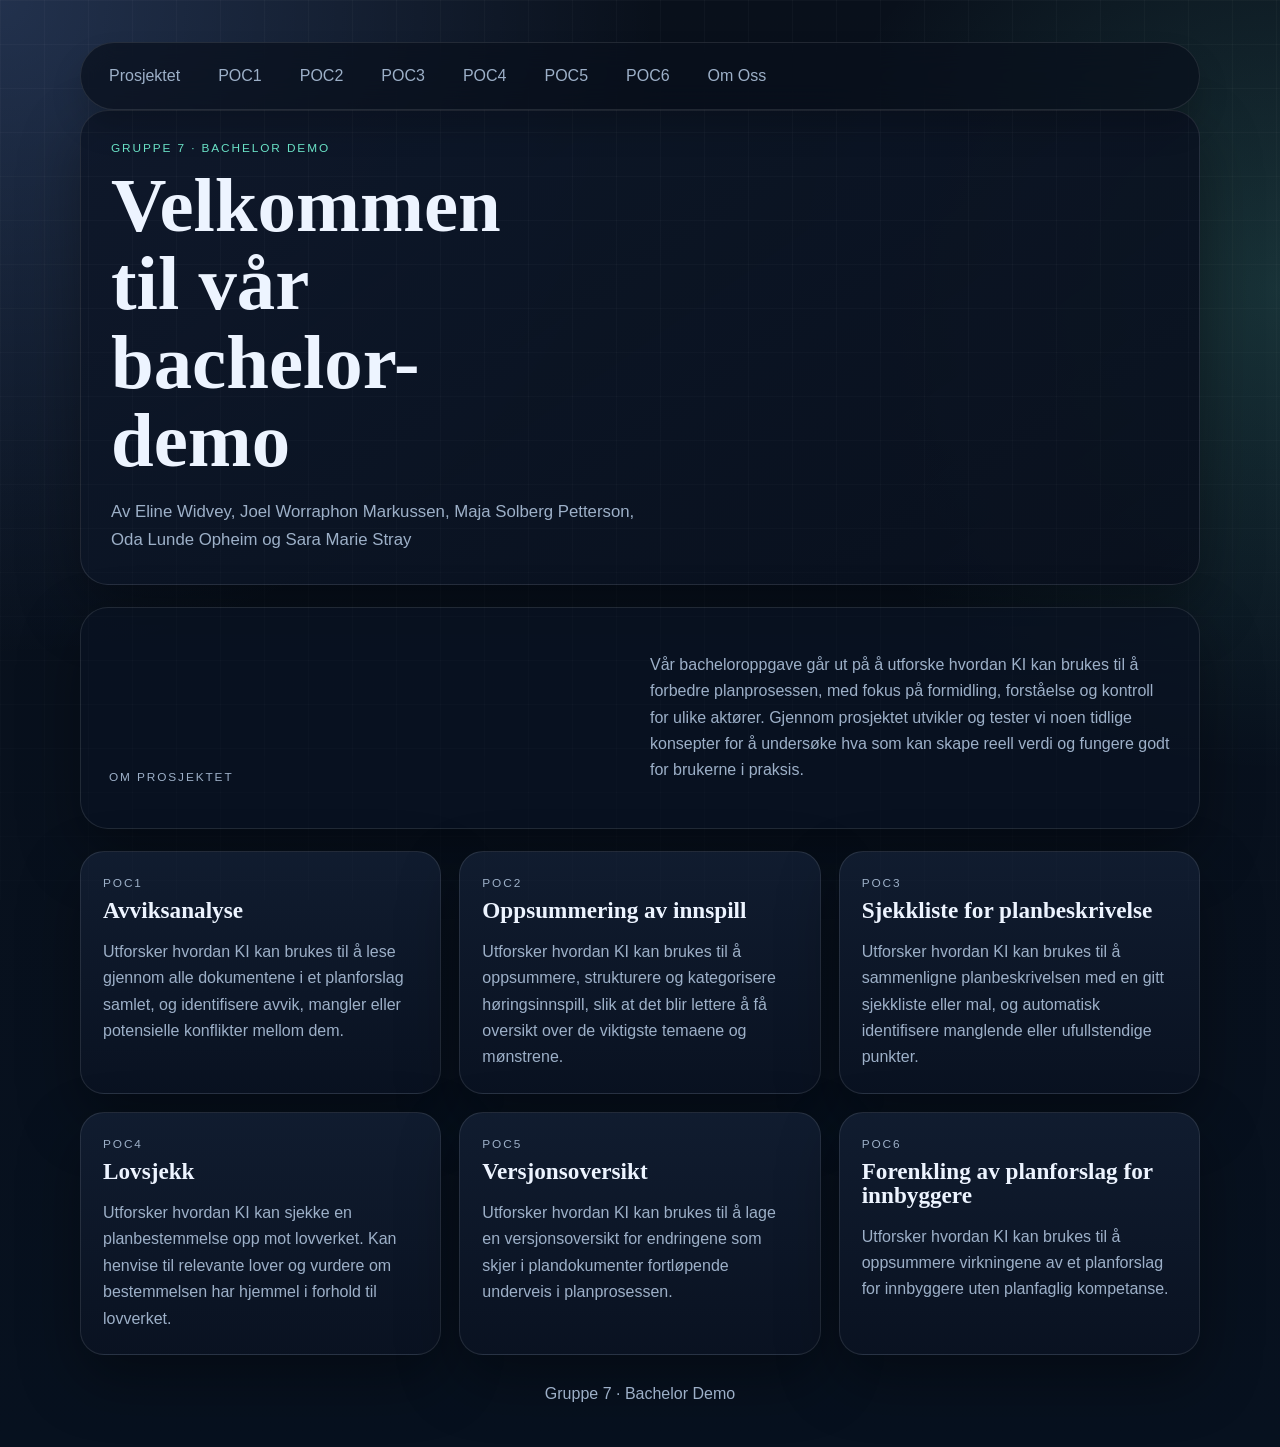
<file: index.html>
<!-- Netsiden -->
<!DOCTYPE html>
<html lang="no">
<head>
    <meta charset="UTF-8">
    <meta name="viewport" content="width=device-width, initial-scale=1.0">
    <title>Bachelor Demo</title>
    <link rel="stylesheet" href="style.css">
</head>
<body>
    
    <div class="page-shell">
        <nav class="site-nav" aria-label="Hovedmeny">
    <button class="nav-toggle" aria-expanded="false" aria-controls="primary-menu">
        <span class="nav-toggle__icon" aria-hidden="true"></span>
        <span class="nav-toggle__text">Meny</span>
    </button>

    <div class="site-nav__links" id="primary-menu">
        <a href="index.html">Prosjektet</a>
        <a href="POC1.html">POC1</a>
        <a href="POC2.html">POC2</a>
        <a href="POC3.html">POC3</a>
        <a href="POC4.html">POC4</a>
        <a href="POC5.html">POC5</a>
        <a href="POC6.html">POC6</a>
        <a href="om-oss.html">Om Oss</a>
    </div>
</nav>
        <header class="hero" id="home">
            <div class="hero__content">
                <p class="eyebrow">Gruppe 7 · Bachelor Demo</p>
                <h1>Velkommen til vår bachelor-demo</h1>
                <p class="hero__lead">
                    Av Eline Widvey, Joel Worraphon Markussen, Maja Solberg Petterson, Oda Lunde Opheim og Sara Marie Stray            </p>
            </div>   
        </header>
        <main>
            <section class="intro section" id="om-oss">
                <div>
                    <p class="section-label">Om prosjektet</p>
                    <h2></h2>
                </div>
                <p>
                    Vår bacheloroppgave går ut på å utforske hvordan KI kan brukes til å forbedre planprosessen, med fokus på formidling, forståelse og kontroll for ulike aktører. Gjennom prosjektet utvikler og tester vi noen tidlige konsepter for å undersøke hva som kan skape reell verdi og fungere godt for brukerne i praksis.
                </p>
            </section>
            <section class="poc-grid section">
                <a class="poc-card" id="poc1" href="POC1.html">
                    <p class="poc-card__tag">POC1</p>
                    <h3>Avviksanalyse</h3>
                    <p>Utforsker hvordan KI kan brukes til å lese gjennom alle dokumentene i et planforslag samlet, og identifisere avvik, mangler eller potensielle konflikter mellom dem.</p>
                </a>
                <a class="poc-card" id="poc2" href="POC2.html">
                    <p class="poc-card__tag">POC2</p>
                    <h3>Oppsummering av innspill</h3>
                    <p>Utforsker hvordan KI kan brukes til å oppsummere, strukturere og kategorisere høringsinnspill, slik at det blir lettere å få oversikt over de viktigste temaene og mønstrene.</p>
                </a>
                <a class="poc-card" id="poc3" href="POC3.html">
                    <p class="poc-card__tag">POC3</p>
                    <h3>Sjekkliste for planbeskrivelse</h3>
                    <p>Utforsker hvordan KI kan brukes til å sammenligne planbeskrivelsen med en gitt sjekkliste eller mal, og automatisk identifisere manglende eller ufullstendige punkter.</p>
                </a>
                <a class="poc-card" id="poc4" href="POC4.html">
                    <p class="poc-card__tag">POC4</p>
                    <h3>Lovsjekk</h3>
                    <p>Utforsker hvordan KI kan sjekke en planbestemmelse opp mot lovverket. Kan henvise til relevante lover og vurdere om bestemmelsen har hjemmel i forhold til lovverket.</p>
                </a>
                <a class="poc-card" id="poc5" href="POC5.html">
                    <p class="poc-card__tag">POC5</p>
                    <h3>Versjonsoversikt</h3>
                    <p>Utforsker hvordan KI kan brukes til å lage en versjonsoversikt for endringene som skjer i plandokumenter fortløpende underveis i planprosessen.</p>
                </a>
                <a class="poc-card" id="poc6" href="POC6.html">
                    <p class="poc-card__tag">POC6</p>
                    <h3>Forenkling av planforslag for innbyggere</h3>
                    <p>Utforsker hvordan KI kan brukes til å oppsummere virkningene av et planforslag for innbyggere uten planfaglig kompetanse.</p>
                </a>
            </section>
        </main>
        <footer class="site-footer">
            <p>Gruppe 7 · Bachelor Demo</p>
        </footer>
    </div>
    <script src="script.js"></script>
</body>
</html>
</file>
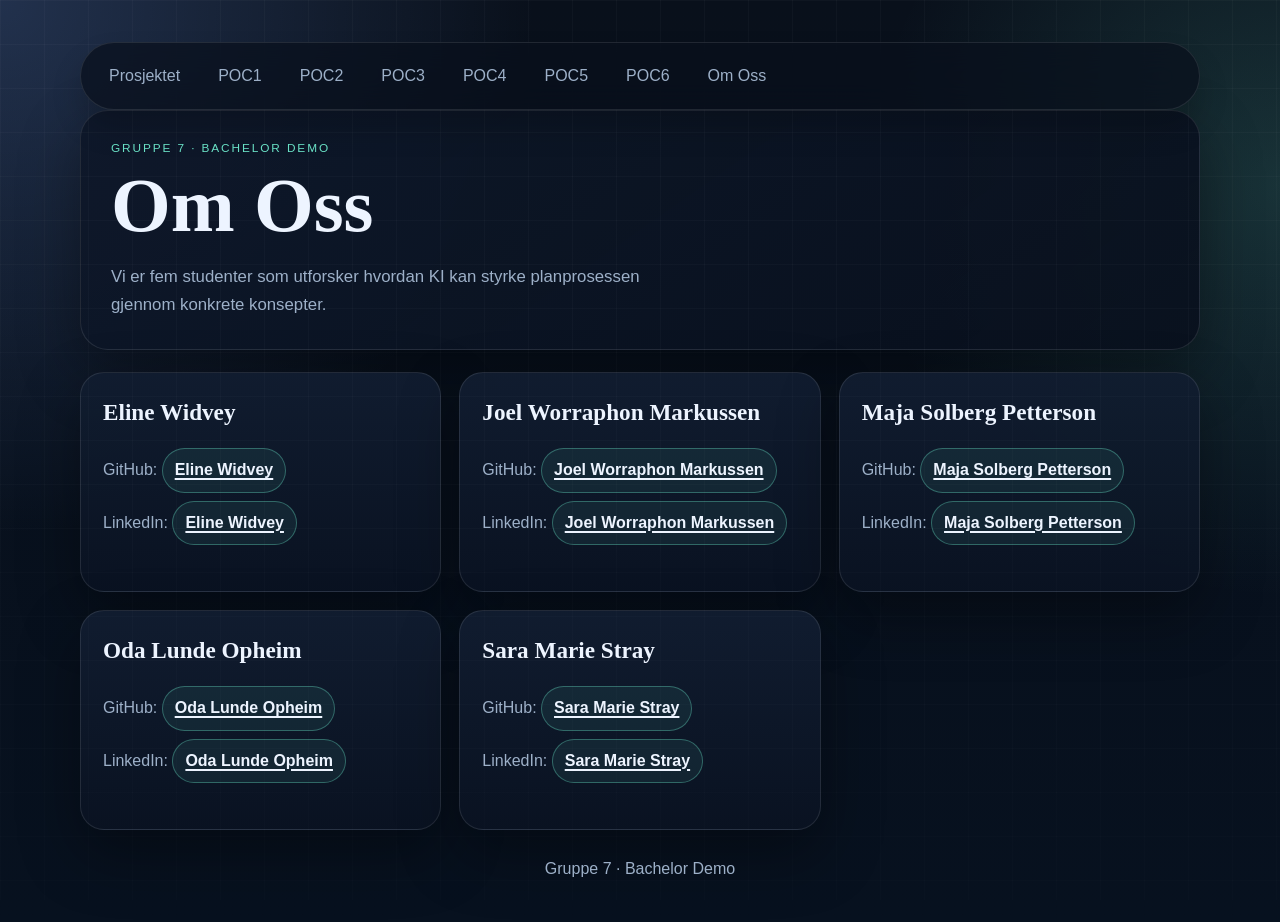
<file: om-oss.html>
<!DOCTYPE html>
<html lang="no">
<head>
    <meta charset="UTF-8">
    <meta name="viewport" content="width=device-width, initial-scale=1.0">
    <title>Om Oss</title>
    <link rel="stylesheet" href="style.css">
</head>
<body>
    <div class="page-shell">
        <nav class="site-nav" aria-label="Hovedmeny">
    <button class="nav-toggle" aria-expanded="false" aria-controls="primary-menu">
        <span class="nav-toggle__icon" aria-hidden="true"></span>
        <span class="nav-toggle__text">Meny</span>
    </button>

    <div class="site-nav__links" id="primary-menu">
        <a href="index.html">Prosjektet</a>
        <a href="POC1.html">POC1</a>
        <a href="POC2.html">POC2</a>
        <a href="POC3.html">POC3</a>
        <a href="POC4.html">POC4</a>
        <a href="POC5.html">POC5</a>
        <a href="POC6.html">POC6</a>
        <a href="om-oss.html">Om Oss</a>
    </div>
</nav>
        <header class="hero" id="home">
            <div class="hero__content">
                <p class="eyebrow">Gruppe 7 · Bachelor Demo</p>
                <h1>Om Oss</h1>
                <p class="hero__lead">
                    Vi er fem studenter som utforsker hvordan KI kan styrke planprosessen gjennom konkrete konsepter.
                </p>
            </div>
        </header>
        <main>

            <section class="poc-grid section">
                <article class="poc-card" id="eline-widvey">
                    <p class="poc-card__tag"></p>
                    <h3>Eline Widvey</h3>
                    <p>
                        GitHub: <a class="social-link" href="https://github.com/ElineWi" target="_blank" rel="noopener noreferrer">Eline Widvey</a><br>
                        LinkedIn: <a class="social-link" href="https://www.linkedin.com/in/eline-widvey/" target="_blank" rel="noopener noreferrer">Eline Widvey</a>
                    </p>
                </article>
                <article class="poc-card" id="joel-worraphon-markussen">
                    <p class="poc-card__tag"></p>
                    <h3>Joel Worraphon Markussen</h3>
                    <p>
                        GitHub: <a class="social-link" href="https://github.com/jmarkussen" target="_blank" rel="noopener noreferrer">Joel Worraphon Markussen</a><br>
                        LinkedIn: <a class="social-link" href="https://www.linkedin.com/in/joelmarkussen/" target="_blank" rel="noopener noreferrer">Joel Worraphon Markussen</a>
                    </p>
                </article>
                <article class="poc-card" id="maja-solberg-petterson">
                    <p class="poc-card__tag"></p>
                    <h3>Maja Solberg Petterson</h3>
                    <p>
                        GitHub: <a class="social-link" href="https://github.com/majskolbe" target="_blank" rel="noopener noreferrer">Maja Solberg Petterson</a><br>
                        LinkedIn: <a class="social-link" href="https://www.linkedin.com/in/maja-petterson/" target="_blank" rel="noopener noreferrer">Maja Solberg Petterson</a>
                    </p>
                </article>
                <article class="poc-card" id="oda-lunde-opheim">
                    <p class="poc-card__tag"></p>
                    <h3>Oda Lunde Opheim</h3>
                    <p>
                        GitHub: <a class="social-link" href="https://github.com/Odalopheim" target="_blank" rel="noopener noreferrer">Oda Lunde Opheim</a><br>
                        LinkedIn: <a class="social-link" href="https://www.linkedin.com/in/odalundeopheim/" target="_blank" rel="noopener noreferrer">Oda Lunde Opheim</a>
                    </p>
                </article>
                <article class="poc-card" id="sara-marie-stray">
                    <p class="poc-card__tag"></p>
                    <h3>Sara Marie Stray</h3>
                    <p>
                        GitHub: <a class="social-link" href="https://github.com/sarastray" target="_blank" rel="noopener noreferrer">Sara Marie Stray</a><br>
                        LinkedIn: <a class="social-link" href="https://www.linkedin.com/in/sara-marie-stray/" target="_blank" rel="noopener noreferrer">Sara Marie Stray</a>
                    </p>
                </article>
            </section>
        </main>
        <footer class="site-footer">
            <p>Gruppe 7 · Bachelor Demo</p>
        </footer>
    </div>
    <script src="script.js"></script>
</body>
</html>
</file>
<file: style.css>
:root {
	color-scheme: dark;
	--bg: #07111f;
	--panel: rgba(10, 18, 34, 0.78);
	--text: #edf4ff;
	--muted: #9db0c8;
	--accent: #6be4c8;
	--border: rgba(255, 255, 255, 0.1);
	--shadow: 0 24px 60px rgba(0, 0, 0, 0.35);
}

* {
	box-sizing: border-box;
}

html {
	scroll-behavior: smooth;
}

body {
	margin: 0;
	min-height: 100vh;
	font-family: "Trebuchet MS", "Segoe UI", sans-serif;
	color: var(--text);
	background:
		radial-gradient(circle at top left, rgba(122, 167, 255, 0.22), transparent 34%),
		radial-gradient(circle at right 20%, rgba(107, 228, 200, 0.16), transparent 28%),
		linear-gradient(180deg, #09101b 0%, var(--bg) 100%);
}

body::before {
	content: "";
	position: fixed;
	inset: 0;
	pointer-events: none;
	background-image: linear-gradient(rgba(255, 255, 255, 0.03) 1px, transparent 1px),
		linear-gradient(90deg, rgba(255, 255, 255, 0.03) 1px, transparent 1px);
	background-size: 44px 44px;
	mask-image: linear-gradient(180deg, rgba(0, 0, 0, 0.9), rgba(0, 0, 0, 0.35));
}

a {
	color: inherit;
	text-decoration: none;
}

.social-link {
	display: inline-block;
	margin-top: 8px;
	padding: 8px 12px;
	border: 1px solid rgba(107, 228, 200, 0.35);
	border-radius: 999px;
	background: rgba(107, 228, 200, 0.08);
	color: var(--text);
	font-weight: 600;
	text-decoration: underline;
	text-decoration-thickness: 1.5px;
	text-underline-offset: 0.18em;
	transition: transform 160ms ease, background 160ms ease, border-color 160ms ease;
}

.social-link:hover,
.social-link:focus-visible {
	background: rgba(107, 228, 200, 0.16);
	border-color: rgba(107, 228, 200, 0.7);
	transform: translateY(-1px);
	outline: none;
}

.page-shell {
	width: min(1120px, calc(100% - 32px));
	margin: 0 auto;
	padding: 24px 0 40px;
}

.hero {
	display: grid;
	grid-template-columns: 1.4fr 0.9fr;
	gap: 24px;
	align-items: stretch;
	padding: 30px;
	border: 1px solid var(--border);
	border-radius: 28px;
	background: linear-gradient(145deg, rgba(14, 24, 42, 0.96), rgba(9, 16, 29, 0.9));
	box-shadow: var(--shadow);
}

.eyebrow,
.section-label,
.poc-card__tag {
	margin: 0 0 12px;
	text-transform: uppercase;
	letter-spacing: 0.16em;
	font-size: 0.74rem;
	color: var(--accent);
}

.hero h1,
.intro h2,
.poc-card h3 {
	margin: 0;
	line-height: 1.02;
	font-family: "Georgia", "Times New Roman", serif;
}

.hero h1 {
	font-size: clamp(2.8rem, 6vw, 5.6rem);
	max-width: 10ch;
}

.hero__lead,
.intro p,
.poc-card p,
.panel-card p,
.site-footer p {
	color: var(--muted);
	line-height: 1.65;
}

.hero__lead {
	max-width: 58ch;
	margin: 18px 0 0;
	font-size: 1.05rem;
}

.site-nav {
	position: sticky;
	top: 16px;
	z-index: 10;
	display: flex;
	flex-wrap: wrap;
	gap: 10px;
	padding: 14px;
	margin: 18px 0 0;
	border: 1px solid var(--border);
	border-radius: 999px;
	backdrop-filter: blur(16px);
	background: rgba(9, 16, 29, 0.72);
	box-shadow: 0 18px 30px rgba(0, 0, 0, 0.18);
}

.site-nav a {
	padding: 10px 14px;
	border-radius: 999px;
	color: var(--muted);
	transition: background 160ms ease, color 160ms ease;
}

.site-nav a:hover,
.site-nav a:focus-visible {
	background: rgba(255, 255, 255, 0.07);
	color: var(--text);
	outline: none;
}

.section {
	margin-top: 22px;
	padding: 28px;
	border-radius: 28px;
	border: 1px solid var(--border);
	background: var(--panel);
	box-shadow: var(--shadow);
}

.intro {
	display: grid;
	grid-template-columns: 1fr 1fr;
	gap: 20px;
	align-items: end;
}

.intro h2 {
	font-size: clamp(1.8rem, 3vw, 3rem);
}

.poc-grid {
	display: grid;
	grid-template-columns: repeat(3, minmax(0, 1fr));
	gap: 18px;
	background: transparent;
	box-shadow: none;
	border: 0;
	padding: 0;
}

.poc-card {
	min-height: 220px;
	padding: 22px;
	border-radius: 24px;
	border: 1px solid var(--border);
	background: linear-gradient(180deg, rgba(17, 29, 48, 0.96), rgba(10, 19, 34, 0.95));
	box-shadow: var(--shadow);
}

.poc-card h3 {
	margin-top: 6px;
	font-size: 1.45rem;
}

.poc-card p {
	margin-bottom: 0;
}

.site-footer {
	padding: 26px 8px 0;
	text-align: center;
}

.site-footer p {
	margin: 0;
}

.container {
    max-width: 900px;
    margin: 0 auto;
    padding: 24px;
    border-radius: 14px;
    box-shadow: 0 8px 24px rgba(16, 32, 56, 0.12);
}

.container.section {
	margin-top: 22px;
	padding: 28px;
	border-radius: 28px;
	border: 1px solid var(--border);
	background: var(--panel);
	box-shadow: var(--shadow);
}

.poc-page h1,
.poc-page h2 {
	font-family: "Georgia", "Times New Roman", serif;
	line-height: 1.1;
	margin: 0;
}

.poc-page h1 {
	font-size: clamp(2rem, 4.8vw, 3.4rem);
	margin-bottom: 14px;
}

.poc-page h2 {
	font-size: clamp(1.2rem, 2.3vw, 1.65rem);
	margin-top: 28px;
	margin-bottom: 10px;
}

.poc-page p,
.poc-page li {
	color: var(--muted);
	line-height: 1.7;
}

.poc-page ul {
	margin: 0;
	padding-left: 1.2rem;
}

video {
    width: 100%;
    border-radius: 12px;
    background: #000;
    margin-top: 8px;
}

.poc-page video {
	border: 1px solid var(--border);
	border-radius: 16px;
	box-shadow: 0 14px 28px rgba(0, 0, 0, 0.28);
}

@media (max-width: 920px) {
	.hero,
	.intro,
	.poc-grid {
		grid-template-columns: 1fr;
	}

	.hero h1 {
		max-width: none;
	}

	.site-nav {
		border-radius: 22px;
	}
}

@media (max-width: 640px) {
	.page-shell {
		width: min(100% - 20px, 1120px);
		padding-top: 10px;
	}

	.hero,
	.section,
	.container.section {
		padding: 20px;
		border-radius: 22px;
	}

	.hero h1 {
		font-size: clamp(2.2rem, 12vw, 3.6rem);
	}

	.site-nav {
		top: 10px;
		padding: 10px;
	}

	.site-nav a {
		width: 100%;
	}
}
.nav-toggle {
    display: none;
    width: 100%;
    padding: 12px 14px;
    border: 1px solid var(--border);
    border-radius: 16px;
    background: rgba(255, 255, 255, 0.05);
    color: var(--text);
    font: inherit;
}

.nav-toggle__icon {
    display: inline-block;
    width: 18px;
    height: 2px;
    background: currentColor;
    position: relative;
    margin-right: 10px;
    vertical-align: middle;
}

.nav-toggle__icon::before,
.nav-toggle__icon::after {
    content: "";
    position: absolute;
    left: 0;
    width: 18px;
    height: 2px;
    background: currentColor;
}

.nav-toggle__icon::before {
    top: -6px;
}

.nav-toggle__icon::after {
    top: 6px;
}

.site-nav__links {
    display: flex;
    flex-wrap: wrap;
    gap: 10px;
}

@media (max-width: 640px) {
    .nav-toggle {
        display: flex;
        align-items: center;
        justify-content: center;
    }

    .site-nav__links {
        display: none;
        width: 100%;
        margin-top: 10px;
    }

    .site-nav.is-open .site-nav__links {
        display: grid;
        grid-template-columns: 1fr;
    }

    .site-nav a {
        width: 100%;
        text-align: center;
    }
}

/* Ensure the toggle button is hidden on wider (desktop) screens */
@media (min-width: 641px) {
	.nav-toggle {
		display: none !important;
	}
}
</file>
